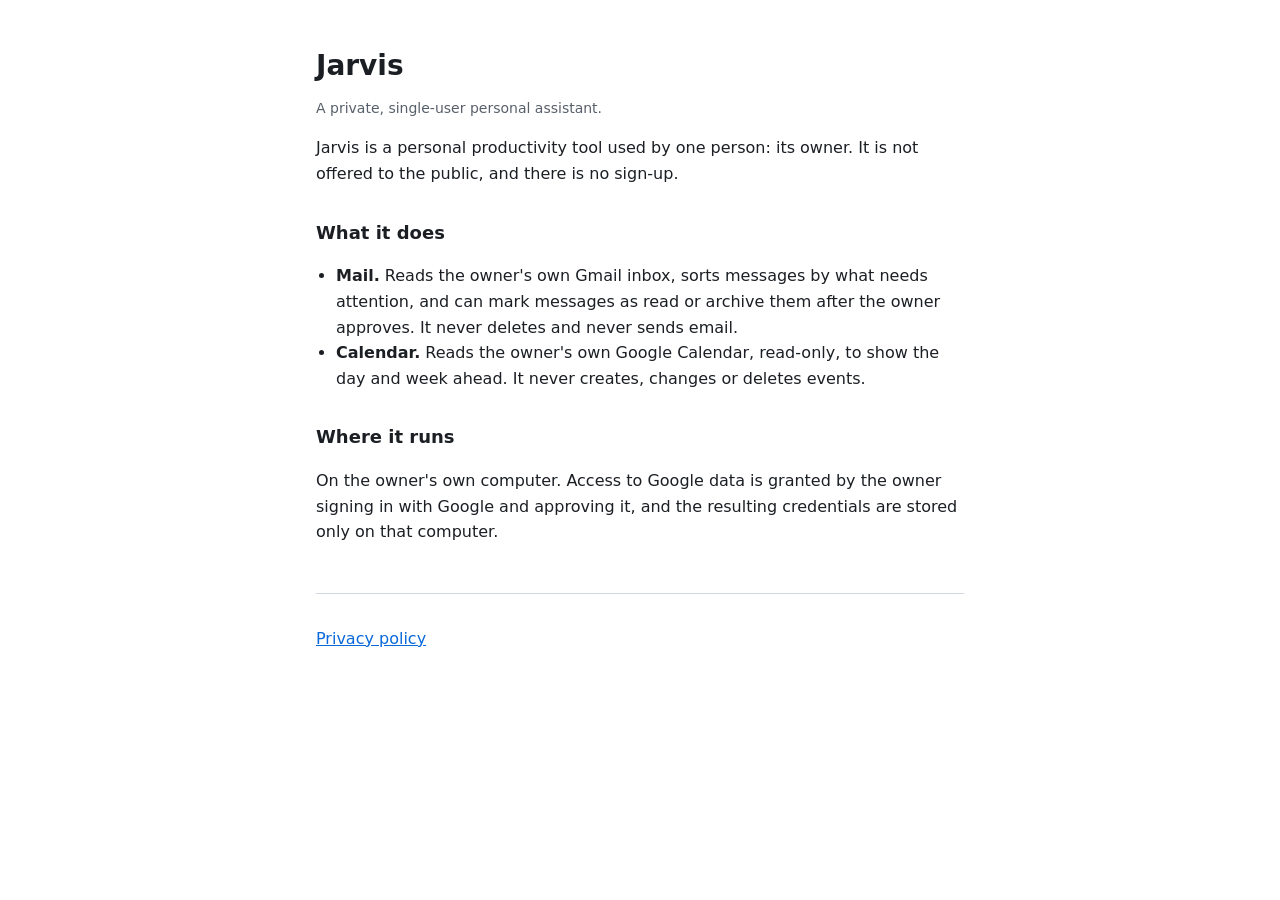
<file: index.html>
<!doctype html>
<html lang="en">
<head>
<meta charset="utf-8">
<meta name="viewport" content="width=device-width, initial-scale=1">
<title>Jarvis</title>
<meta name="description" content="A private, single-user personal assistant.">
<link rel="stylesheet" href="style.css">
</head>
<body>
<main>
  <h1>Jarvis</h1>
  <p class="muted">A private, single-user personal assistant.</p>

  <p>Jarvis is a personal productivity tool used by one person: its owner. It
  is not offered to the public, and there is no sign-up.</p>

  <h2>What it does</h2>
  <ul>
    <li><strong>Mail.</strong> Reads the owner's own Gmail inbox, sorts
    messages by what needs attention, and can mark messages as read or archive
    them after the owner approves. It never deletes and never sends email.</li>
    <li><strong>Calendar.</strong> Reads the owner's own Google Calendar,
    read-only, to show the day and week ahead. It never creates, changes or
    deletes events.</li>
  </ul>

  <h2>Where it runs</h2>
  <p>On the owner's own computer. Access to Google data is granted by the
  owner signing in with Google and approving it, and the resulting credentials
  are stored only on that computer.</p>

  <footer>
    <p><a href="privacy.html">Privacy policy</a></p>
  </footer>
</main>
</body>
</html>
</file>
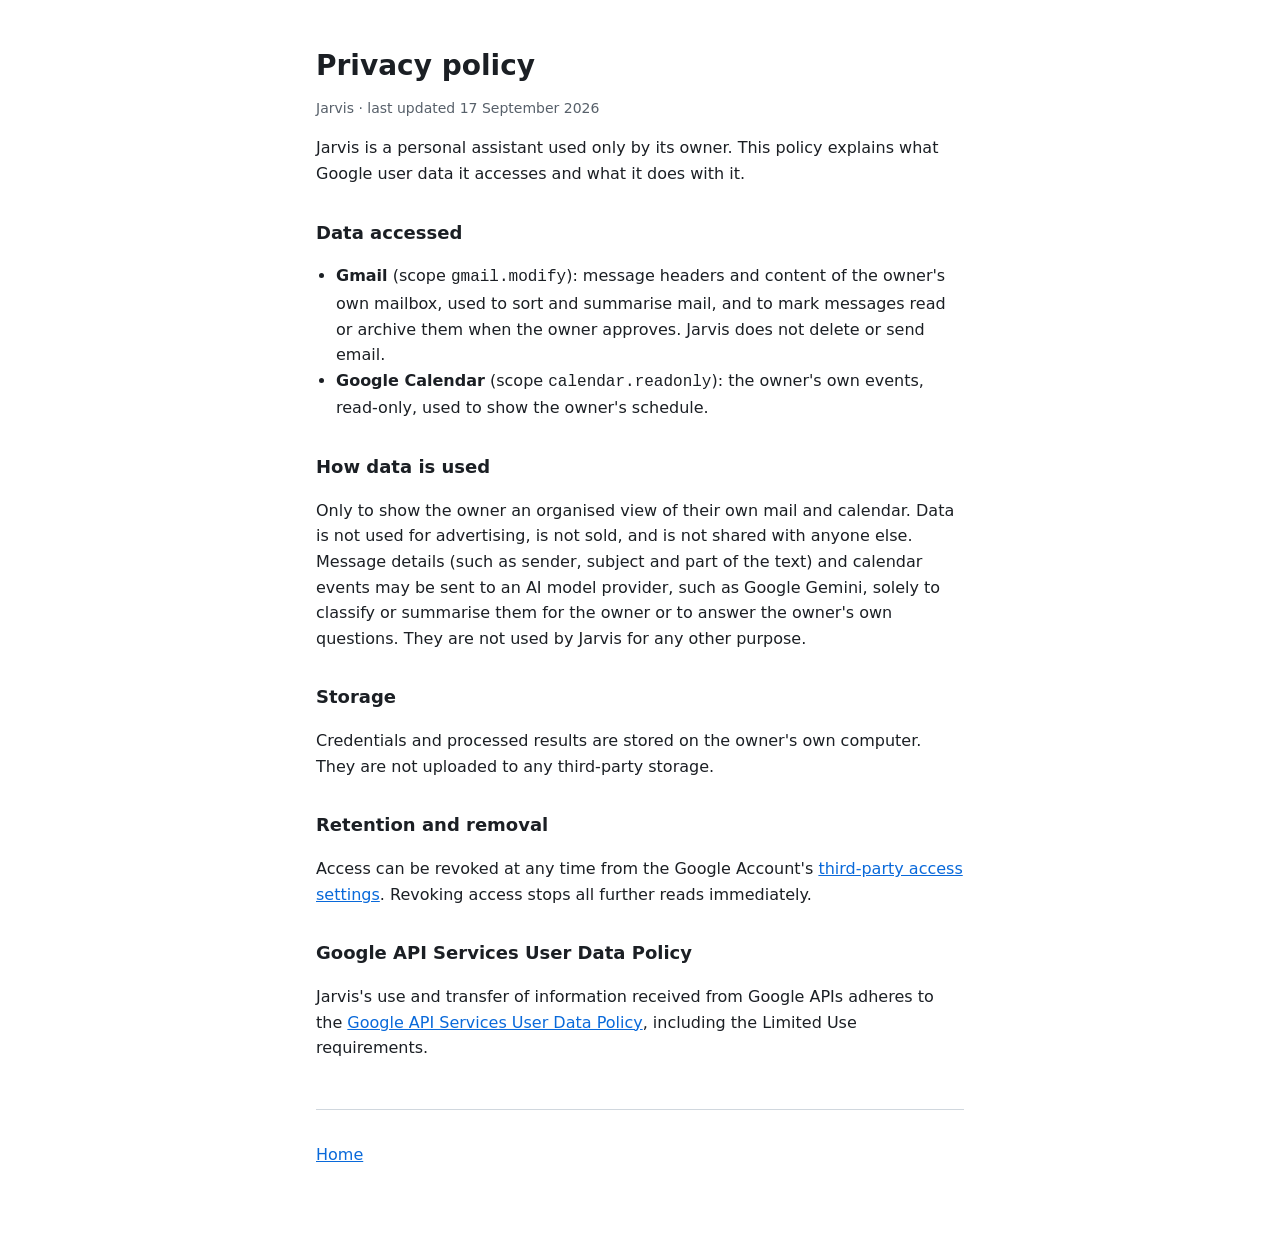
<file: privacy.html>
<!doctype html>
<html lang="en">
<head>
<meta charset="utf-8">
<meta name="viewport" content="width=device-width, initial-scale=1">
<title>Jarvis Privacy Policy</title>
<meta name="description" content="How Jarvis accesses, uses and stores Google user data.">
<link rel="stylesheet" href="style.css">
</head>
<body>
<main>
  <h1>Privacy policy</h1>
  <p class="muted">Jarvis &middot; last updated 17 September 2026</p>

  <p>Jarvis is a personal assistant used only by its owner. This policy
  explains what Google user data it accesses and what it does with it.</p>

  <h2>Data accessed</h2>
  <ul>
    <li><strong>Gmail</strong> (scope <code>gmail.modify</code>): message
    headers and content of the owner's own mailbox, used to sort and summarise
    mail, and to mark messages read or archive them when the owner approves.
    Jarvis does not delete or send email.</li>
    <li><strong>Google Calendar</strong> (scope
    <code>calendar.readonly</code>): the owner's own events, read-only, used to
    show the owner's schedule.</li>
  </ul>

  <h2>How data is used</h2>
  <p>Only to show the owner an organised view of their own mail and calendar.
  Data is not used for advertising, is not sold, and is not shared with anyone
  else. Message details (such as sender, subject and part of the text) and
  calendar events may be sent to an AI model provider, such as Google Gemini,
  solely to classify or summarise them for the owner or to answer the owner's
  own questions. They are not used by Jarvis for any other purpose.</p>

  <h2>Storage</h2>
  <p>Credentials and processed results are stored on the owner's own computer.
  They are not uploaded to any third-party storage.</p>

  <h2>Retention and removal</h2>
  <p>Access can be revoked at any time from the Google Account's
  <a href="https://myaccount.google.com/permissions">third-party access
  settings</a>. Revoking access stops all further reads immediately.</p>

  <h2>Google API Services User Data Policy</h2>
  <p>Jarvis's use and transfer of information received from Google APIs
  adheres to the
  <a href="https://developers.google.com/terms/api-services-user-data-policy">Google
  API Services User Data Policy</a>, including the Limited Use
  requirements.</p>

  <footer>
    <p><a href="./">Home</a></p>
  </footer>
</main>
</body>
</html>
</file>
<file: style.css>
:root { --bg: #ffffff; --fg: #1b1f24; --muted: #57606a; --line: #d0d7de; --link: #0969da; }
@media (prefers-color-scheme: dark) {
  :root { --bg: #0d1117; --fg: #e6edf3; --muted: #9da7b3; --line: #30363d; --link: #58a6ff; }
}
* { box-sizing: border-box; }
body { margin: 0; background: var(--bg); color: var(--fg);
  font: 16px/1.6 system-ui, -apple-system, "Segoe UI", Roboto, sans-serif; }
main { max-width: 680px; margin: 0 auto; padding: 48px 16px 64px; }
h1 { font-size: 28px; line-height: 1.25; margin: 0 0 8px; }
h2 { font-size: 18px; margin: 32px 0 8px; }
p, li { color: var(--fg); }
.muted { color: var(--muted); font-size: 14px; }
a { color: var(--link); }
ul { padding-left: 20px; }
footer { margin-top: 48px; padding-top: 16px; border-top: 1px solid var(--line); }
</file>
